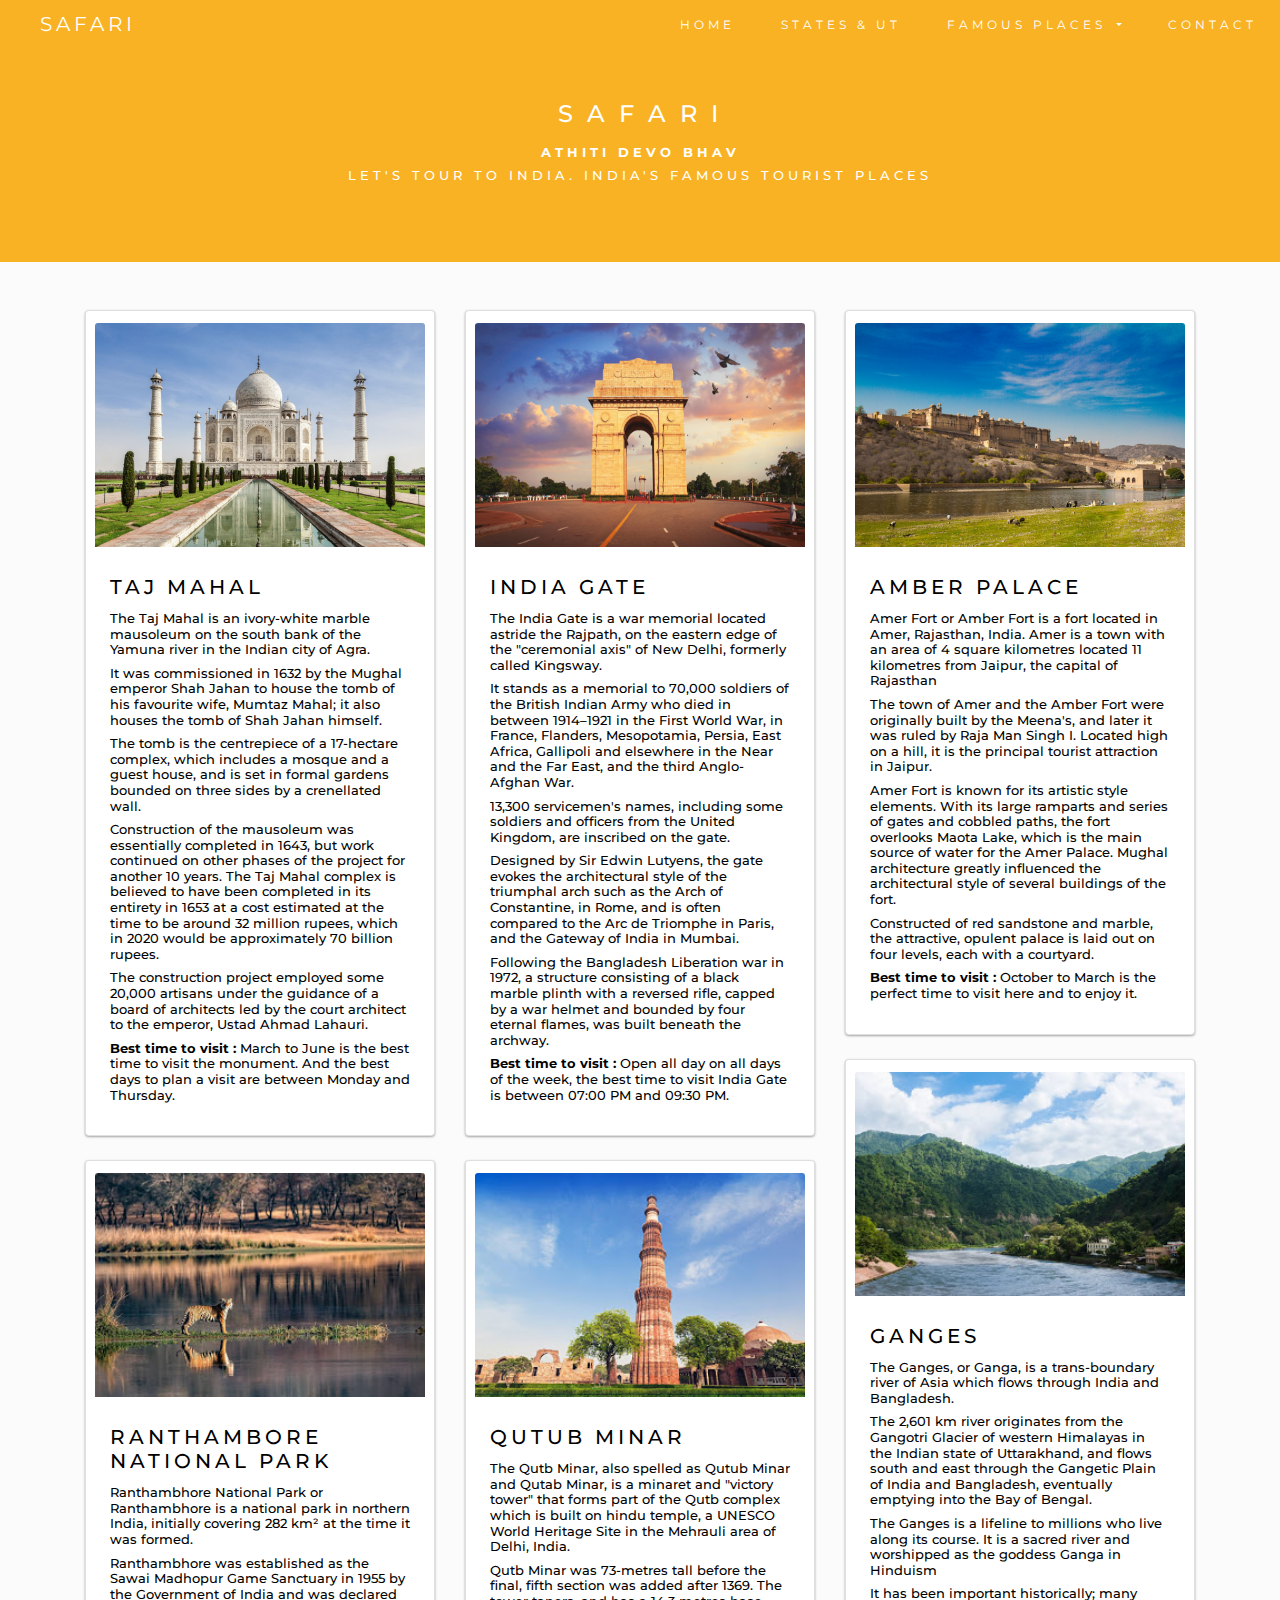
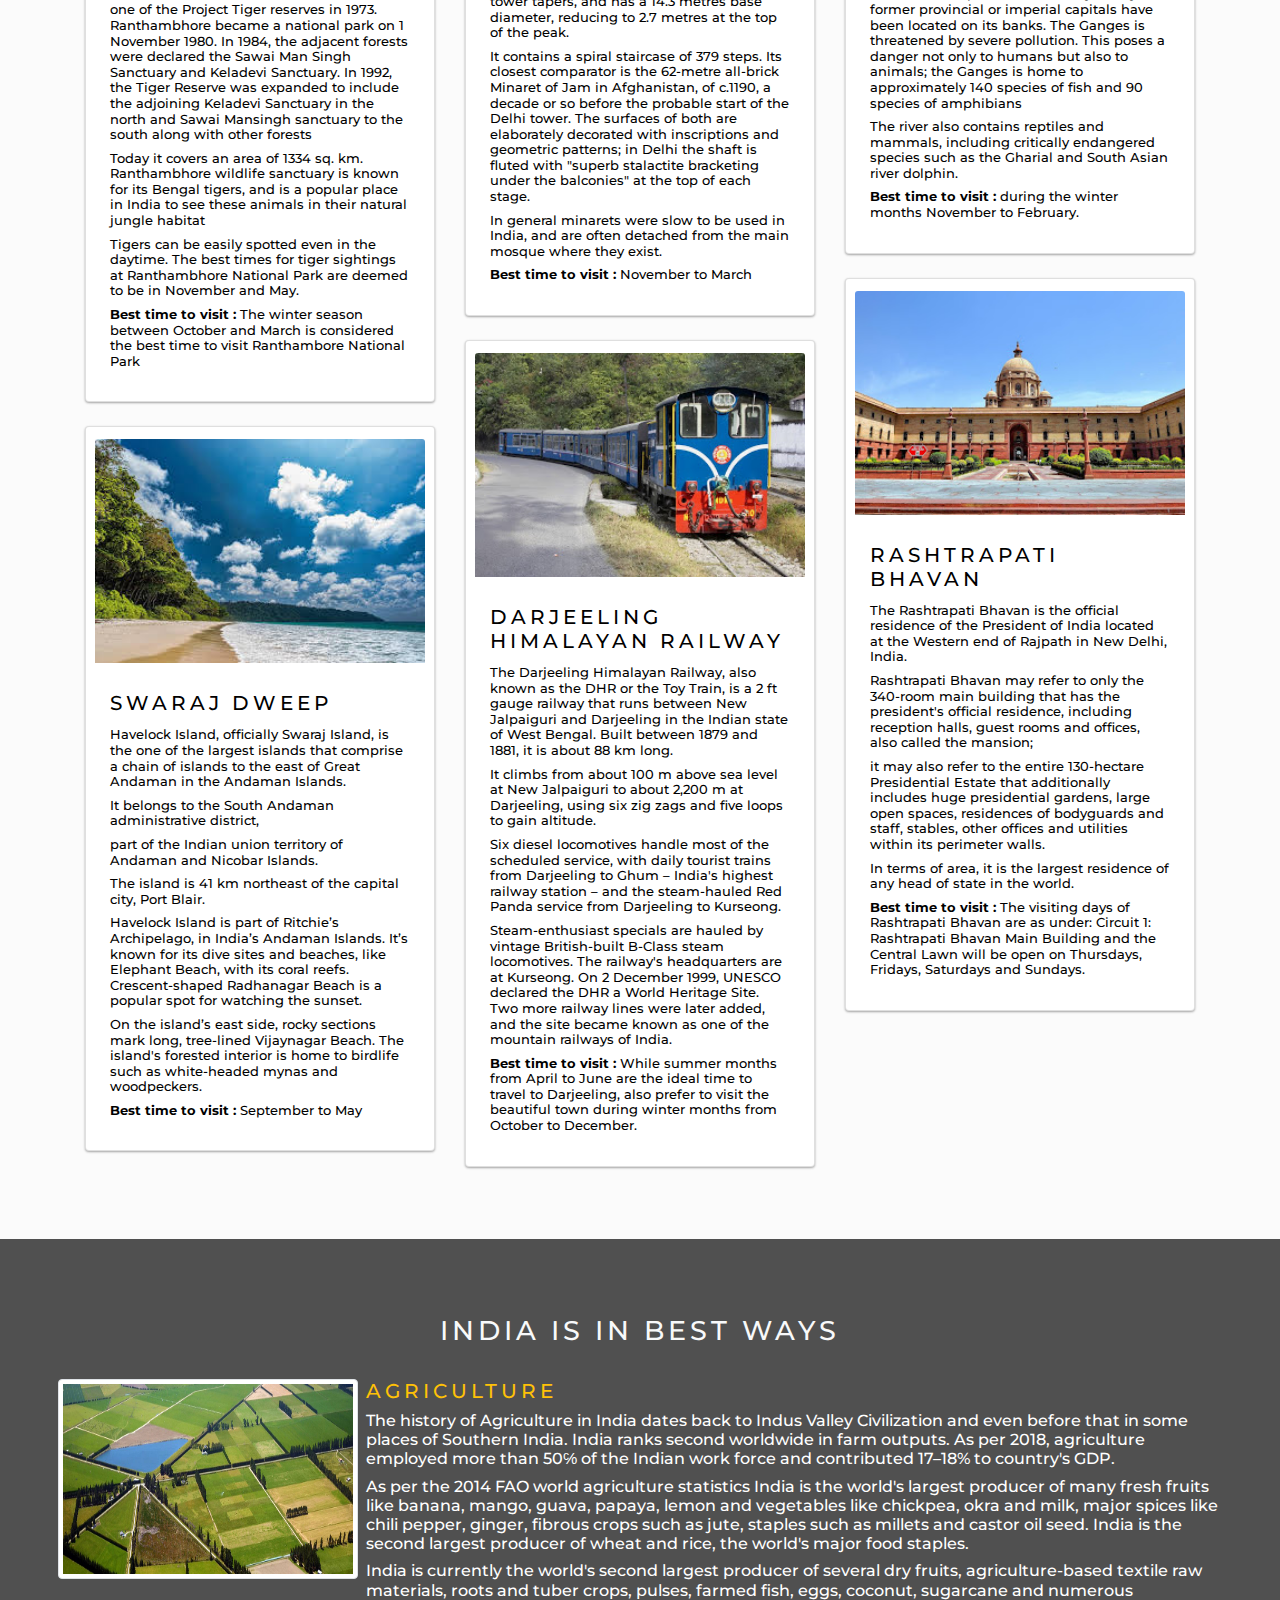
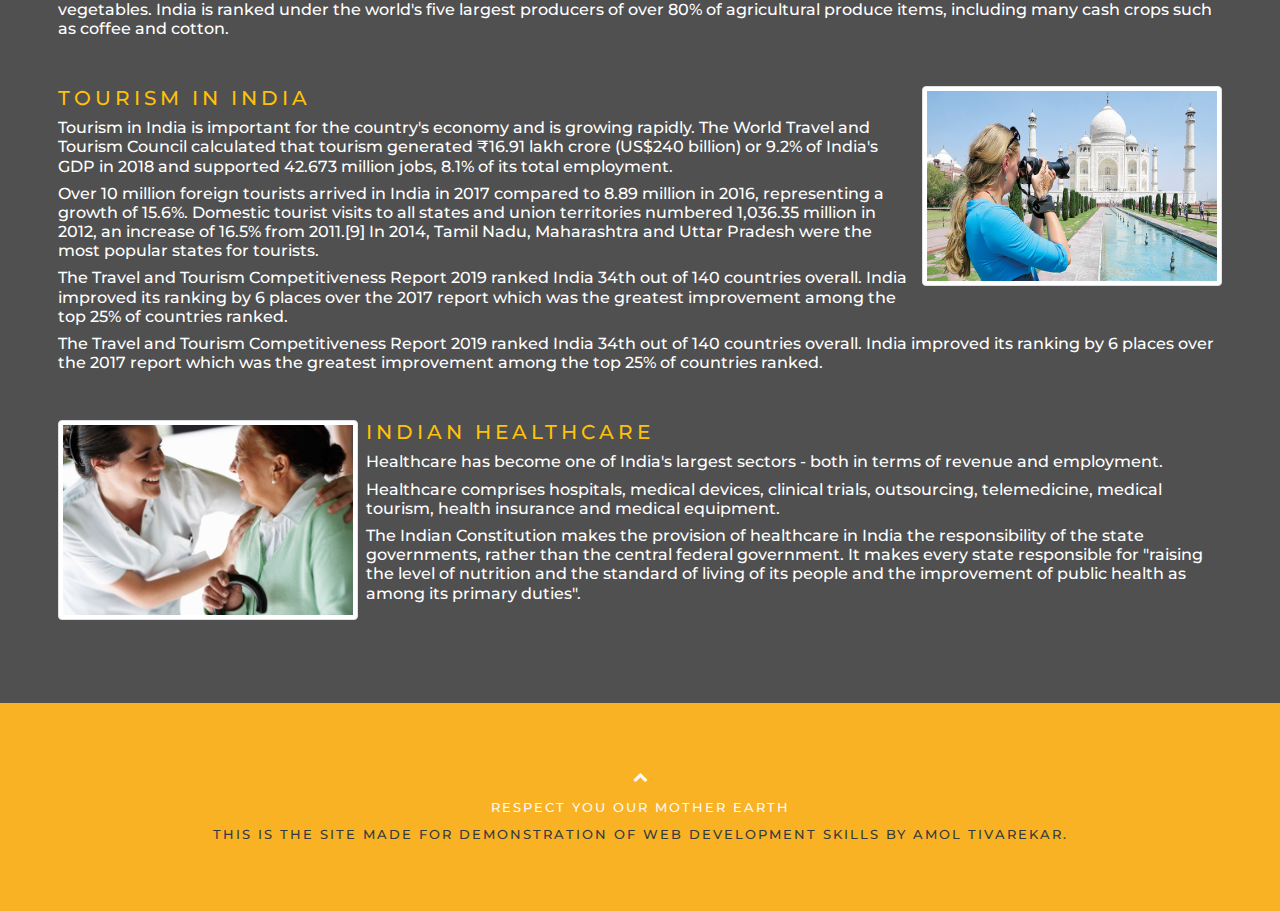
<file: index.html>
<!DOCTYPE html>
<html lang="en">
	<head>
		<title>SAFARI</title>
		<meta charset="utf-8">
		<meta name="viewport" content="width=device-width, initial-scale=1">
		<link rel="stylesheet" href="https://maxcdn.bootstrapcdn.com/bootstrap/4.0.0/css/bootstrap.min.css">
		<link href="https://fonts.googleapis.com/css?family=Montserrat" rel="stylesheet" type="text/css">
		<link href="https://fonts.googleapis.com/css?family=Lato" rel="stylesheet" type="text/css">
		<script src="https://ajax.googleapis.com/ajax/libs/jquery/3.4.1/jquery.min.js"></script>
		<script src="https://cdnjs.cloudflare.com/ajax/libs/popper.js/1.16.0/umd/popper.min.js"></script>
		<script src="https://maxcdn.bootstrapcdn.com/bootstrap/4.0.0/js/bootstrap.min.js"></script>
	  	<link rel="stylesheet" href="https://cdnjs.cloudflare.com/ajax/libs/font-awesome/4.7.0/css/font-awesome.min.css">
	  	<link rel="stylesheet" href="css/style.css">
	  	<script src="js/custom.js"></script>
	</head>
	<body id="myPage" data-spy="scroll" data-target=".navbar" data-offset="60">
		<nav class="navbar navbar-expand-lg">
			<a class="navbar-brand text-design" href="#">SAFARI</a>
			<button class="navbar-toggler" type="button" data-toggle="collapse" data-target="#navbarSupportedContent" aria-controls="navbarSupportedContent" aria-expanded="false" aria-label="Toggle navigation">
				<i class="navbar-toggler-icon fa fa-bars" aria-hidden="true"></i>
			</button>

			<div class="collapse navbar-collapse" id="navbarSupportedContent">
			    <ul class="navbar-nav ml-auto main-menu">
			      	<li class="nav-item">
			        	<a class="nav-link" href="index.html">HOME</a>
			      	</li>
			      	<li class="nav-item">
						<a class="nav-link" href="state.html">STATES & UT</a>
					</li>
			      	<li class="nav-item dropdown">
			        	<a class="nav-link dropdown-toggle" href="#" id="navbarDropdown" role="button" data-toggle="dropdown" aria-haspopup="true" aria-expanded="false">
			          		FAMOUS PLACES
			        	</a>
				        <div class="dropdown-menu" aria-labelledby="navbarDropdown">
				        	<ul class="nav navbar-nav">
				        		<li>
				          			<a class="dropdown-item" href="beaches.html">BEACHES</a>
				          		</li>
				          		<li>
				          			<a class="dropdown-item" href="religious.html">RELIGIOUS</a>
				          		</li>
				        	</ul>
				        </div>
			      	</li>
					<li class="nav-item">
						<a class="nav-link" href="contact.html">CONTACT</a>
					</li>
			    </ul>
			</div>
		</nav>
		<div class="page-body">
			<div class="jumbotronBanner text-center">
			  	<h4 class="text-design mb-3">S A F A R I</h4>
			  	<h6 class="text-design font-weight-bold text-center">ATHITI DEVO BHAV</h6>
			  	<h6 class="text-design text-center">LET'S TOUR TO INDIA. INDIA'S FAMOUS TOURIST PLACES</h6>
			</div>
			<div class="container">
				<div class="row pt-5 pb-5">
					<div class="col-md-4">
						<div class="card mb-4 p-1">
							<div class="card-img">
								<img class="card-img-top" src="images/safari/tajMahal.jpg" alt="Card image cap">
							</div>
						  	<div class="card-body">
						    	<h5 class="card-title">TAJ MAHAL</h5>
						    	<h6>The Taj Mahal is an ivory-white marble mausoleum on the south bank of the Yamuna river in the Indian city of Agra.</h6>
								<h6>It was commissioned in 1632 by the Mughal emperor Shah Jahan to house the tomb of his favourite wife, Mumtaz Mahal; it also houses the tomb of Shah Jahan himself.</h6>
								<h6>The tomb is the centrepiece of a 17-hectare complex, which includes a mosque and a guest house, and is set in formal gardens bounded on three sides by a crenellated wall.</h6> 
								<h6>Construction of the mausoleum was essentially completed in 1643, but work continued on other phases of the project for another 10 years. The Taj Mahal complex is believed to have been completed in its entirety in 1653 at a cost estimated at the time to be around 32 million rupees, which in 2020 would be approximately 70 billion rupees.</h6>
								<h6>The construction project employed some 20,000 artisans under the guidance of a board of architects led by the court architect to the emperor, Ustad Ahmad Lahauri.</h6>
								<h6><b>Best time to visit : </b>March to June is the best time to visit the monument. And the best days to plan a visit are between Monday and Thursday.</h6>
							</div>
						</div>
						<div class="card mb-4 p-1">
							<div class="card-img">
								<img class="card-img-top" src="images/safari/ranthambore.jpg" alt="Card image cap">
							</div>
						  	<div class="card-body">
						    	<h5 class="card-title">RANTHAMBORE NATIONAL PARK</h5>
						    	<h6>Ranthambhore National Park or Ranthambhore is a national park in northern India, initially covering 282 km² at the time it was formed.</h6>
								<h6>Ranthambhore was established as the Sawai Madhopur Game Sanctuary in 1955 by the Government of India and was declared one of the Project Tiger reserves in 1973. Ranthambhore became a national park on 1 November 1980. In 1984, the adjacent forests were declared the Sawai Man Singh Sanctuary and Keladevi Sanctuary. In 1992, the Tiger Reserve was expanded to include the adjoining Keladevi Sanctuary in the north and Sawai Mansingh sanctuary to the south along with other forests</h6>
								<h6>Today it covers an area of 1334 sq. km. Ranthambhore wildlife sanctuary is known for its Bengal tigers, and is a popular place in India to see these animals in their natural jungle habitat</h6> 
								<h6>Tigers can be easily spotted even in the daytime. The best times for tiger sightings at Ranthambhore National Park are deemed to be in November and May.</h6>
								<h6><b>Best time to visit : </b>The winter season between October and March is considered the best time to visit Ranthambore National Park</h6>
							</div>
						</div>
						<div class="card mb-4 p-1">
							<div class="card-img">
								<img class="card-img-top" src="images/safari/swarajDweep.jpg" alt="Card image cap">
							</div>
						  	<div class="card-body">
						    	<h5 class="card-title">SWARAJ DWEEP</h5>
						    	<h6>Havelock Island, officially Swaraj Island, is the one of the largest islands that comprise a chain of islands to the east of Great Andaman in the Andaman Islands.</h6>
								<h6>It belongs to the South Andaman administrative district,</h6>
								<h6>part of the Indian union territory of Andaman and Nicobar Islands.</h6> 
								<h6>The island is 41 km northeast of the capital city, Port Blair.</h6>
								<h6>Havelock Island is part of Ritchie’s Archipelago, in India’s Andaman Islands. It’s known for its dive sites and beaches, like Elephant Beach, with its coral reefs. Crescent-shaped Radhanagar Beach is a popular spot for watching the sunset.</h6>
								<h6>On the island’s east side, rocky sections mark long, tree-lined Vijaynagar Beach. The island's forested interior is home to birdlife such as white-headed mynas and woodpeckers.</h6>
								<h6><b>Best time to visit : </b>September to May</h6>
							</div>
						</div>
					</div>
					<div class="col-md-4">
						<div class="card mb-4 p-1">
							<div class="card-img">
								<img class="card-img-top" src="images/safari/indiaGate.jpg" alt="Card image cap">
							</div>
						  	<div class="card-body">
						    	<h5 class="card-title">INDIA GATE</h5>
						    	<h6>The India Gate is a war memorial located astride the Rajpath, on the eastern edge of the "ceremonial axis" of New Delhi, formerly called Kingsway.</h6>
								<h6>It stands as a memorial to 70,000 soldiers of the British Indian Army who died in between 1914–1921 in the First World War, in France, Flanders, Mesopotamia, Persia, East Africa, Gallipoli and elsewhere in the Near and the Far East, and the third Anglo-Afghan War.</h6>
								<h6>13,300 servicemen's names, including some soldiers and officers from the United Kingdom, are inscribed on the gate.</h6>
								<h6>Designed by Sir Edwin Lutyens, the gate evokes the architectural style of the triumphal arch such as the Arch of Constantine, in Rome, and is often compared to the Arc de Triomphe in Paris, and the Gateway of India in Mumbai.</h6>
								<h6>Following the Bangladesh Liberation war in 1972, a structure consisting of a black marble plinth with a reversed rifle, capped by a war helmet and bounded by four eternal flames, was built beneath the archway.</h6>
								<h6><b>Best time to visit : </b>Open all day on all days of the week,  the best time to visit India Gate is between 07:00 PM and 09:30 PM.</h6>
						  	</div>
						</div>
						<div class="card mb-4 p-1">
							<div class="card-img">
								<img class="card-img-top" src="images/safari/qutubMinar.jpg" alt="Card image cap">
							</div>
						  	<div class="card-body">
						    	<h5 class="card-title">QUTUB MINAR</h5>
						    	<h6>The Qutb Minar, also spelled as Qutub Minar and Qutab Minar, is a minaret and "victory tower" that forms part of the Qutb complex which is built on hindu temple, a UNESCO World Heritage Site in the Mehrauli area of Delhi, India.</h6>
								<h6>Qutb Minar was 73-metres tall before the final, fifth section was added after 1369. The tower tapers, and has a 14.3 metres base diameter, reducing to 2.7 metres at the top of the peak.</h6>
								<h6>It contains a spiral staircase of 379 steps. Its closest comparator is the 62-metre all-brick Minaret of Jam in Afghanistan, of c.1190, a decade or so before the probable start of the Delhi tower. The surfaces of both are elaborately decorated with inscriptions and geometric patterns; in Delhi the shaft is fluted with "superb stalactite bracketing under the balconies" at the top of each stage.</h6>
								<h6>In general minarets were slow to be used in India, and are often detached from the main mosque where they exist.</h6>
								<h6><b>Best time to visit : </b>November to March</h6>
						  	</div>
						</div>
						<div class="card mb-4 p-1">
							<div class="card-img">
								<img class="card-img-top" src="images/safari/darjeelingHimalayanRailway.jpg" alt="Card image cap">
							</div>
						  	<div class="card-body">
						    	<h5 class="card-title">DARJEELING HIMALAYAN RAILWAY</h5>
						    	<h6>The Darjeeling Himalayan Railway, also known as the DHR or the Toy Train, is a 2 ft gauge railway that runs between New Jalpaiguri and Darjeeling in the Indian state of West Bengal. Built between 1879 and 1881, it is about 88 km long.</h6>
								<h6>It climbs from about 100 m above sea level at New Jalpaiguri to about 2,200 m at Darjeeling, using six zig zags and five loops to gain altitude.</h6>
								<h6>Six diesel locomotives handle most of the scheduled service, with daily tourist trains from Darjeeling to Ghum – India's highest railway station – and the steam-hauled Red Panda service from Darjeeling to Kurseong.</h6>
								<h6>Steam-enthusiast specials are hauled by vintage British-built B-Class steam locomotives. The railway's headquarters are at Kurseong. On 2 December 1999, UNESCO declared the DHR a World Heritage Site. Two more railway lines were later added, and the site became known as one of the mountain railways of India.</h6>
								<h6><b>Best time to visit : </b>While summer months from April to June are the ideal time to travel to Darjeeling, also prefer to visit the beautiful town during winter months from October to December.</h6>
						  	</div>
						</div>
					</div>
					<div class="col-md-4">
						<div class="card mb-4 p-1">
							<div class="card-img">
								<img class="card-img-top" src="images/safari/amber.jpg" alt="Card image cap">
							</div>
						  	<div class="card-body">
						    	<h5 class="card-title">AMBER PALACE</h5>
						    	<h6>Amer Fort or Amber Fort is a fort located in Amer, Rajasthan, India. Amer is a town with an area of 4 square kilometres located 11 kilometres from Jaipur, the capital of Rajasthan</h6>
								<h6>The town of Amer and the Amber Fort were originally built by the Meena's, and later it was ruled by Raja Man Singh I. Located high on a hill, it is the principal tourist attraction in Jaipur.</h6>
								<h6>Amer Fort is known for its artistic style elements. With its large ramparts and series of gates and cobbled paths, the fort overlooks Maota Lake, which is the main source of water for the Amer Palace. Mughal architecture greatly influenced the architectural style of several buildings of the fort.</h6>
								<h6>Constructed of red sandstone and marble, the attractive, opulent palace is laid out on four levels, each with a courtyard.
								</h6>
								<h6><b>Best time to visit : </b>October to March is the perfect time to visit here and to enjoy it.</h6>
						  	</div>
						</div>
						<div class="card mb-4 p-1">
							<div class="card-img">
								<img class="card-img-top" src="images/safari/ganges.jpg" alt="Card image cap">
							</div>
						  	<div class="card-body">
						    	<h5 class="card-title">GANGES</h5>
						    	<h6>The Ganges, or Ganga, is a trans-boundary river of Asia which flows through India and Bangladesh.</h6>
								<h6>The 2,601 km river originates from the Gangotri Glacier of western Himalayas in the Indian state of Uttarakhand, and flows south and east through the Gangetic Plain of India and Bangladesh, eventually emptying into the Bay of Bengal.</h6>
								<h6>The Ganges is a lifeline to millions who live along its course. It is a sacred river and worshipped as the goddess Ganga in Hinduism</h6>
								<h6>It has been important historically; many former provincial or imperial capitals have been located on its banks. The Ganges is threatened by severe pollution. This poses a danger not only to humans but also to animals; the Ganges is home to approximately 140 species of fish and 90 species of amphibians</h6>
								<h6>The river also contains reptiles and mammals, including critically endangered species such as the Gharial and South Asian river dolphin.</h6>
								<h6><b>Best time to visit : </b>during the winter months November to February.</h6>
						  	</div>
						</div>
						<div class="card mb-4 p-1">
							<div class="card-img">
								<img class="card-img-top" src="images/safari/rashtrapatiBhavan.jpg" alt="Card image cap">
							</div>
						  	<div class="card-body">
						    	<h5 class="card-title">RASHTRAPATI BHAVAN</h5>
						    	<h6>The Rashtrapati Bhavan is the official residence of the President of India located at the Western end of Rajpath in New Delhi, India.</h6>
								<h6>Rashtrapati Bhavan may refer to only the 340-room main building that has the president's official residence, including reception halls, guest rooms and offices, also called the mansion;</h6>
								<h6>it may also refer to the entire 130-hectare Presidential Estate that additionally includes huge presidential gardens, large open spaces, residences of bodyguards and staff, stables, other offices and utilities within its perimeter walls. </h6>
								<h6>In terms of area, it is the largest residence of any head of state in the world.</h6>
								<h6><b>Best time to visit : </b>The visiting days of Rashtrapati Bhavan are as under: Circuit 1: Rashtrapati Bhavan Main Building and the Central Lawn will be open on Thursdays, Fridays, Saturdays and Sundays.</h6>
						  	</div>
						</div>
					</div>
				</div>
			</div>
			<div class="container-fluid aboutIN">
				<h4 class="text-center text-light text-design mt-3 mb-3">INDIA IS IN BEST WAYS</h4>
				<div class="mt-4 mb-4">
					<div class="float-left p-2">
						<img class="aboutImg img-thumbnail" src="images/safari/farmView.jpg" alt="image"> 
					</div>
					<div class="p-2">
						<h5 class="text-design text-warning">AGRICULTURE</h5>
				    	<h6>The history of Agriculture in India dates back to Indus Valley Civilization and even before that in some places of Southern India.  India ranks second worldwide in farm outputs. As per 2018, agriculture employed more than 50℅ of the Indian work force and contributed 17–18% to country's GDP.</h6>
						<h6>As per the 2014 FAO world agriculture statistics India is the world's largest producer of many fresh fruits like banana, mango, guava, papaya, lemon and vegetables like chickpea, okra and milk, major spices like chili pepper, ginger, fibrous crops such as jute, staples such as millets and castor oil seed. India is the second largest producer of wheat and rice, the world's major food staples.</h6>
						<h6>India is currently the world's second largest producer of several dry fruits, agriculture-based textile raw materials, roots and tuber crops, pulses, farmed fish, eggs, coconut, sugarcane and numerous vegetables. India is ranked under the world's five largest producers of over 80% of agricultural produce items, including many cash crops such as coffee and cotton.</h6>
					</div>
				</div>
				<div class="mt-4 mb-4">
					<div class="float-right p-2">
						<img class="aboutImg img-thumbnail" src="images/safari/TouristTajMahal.jpg" alt="image"> 
					</div>
					<div class="p-2">
						<h5 class="text-design text-warning">TOURISM IN INDIA</h5>
				    	<h6>Tourism in India is important for the country's economy and is growing rapidly. The World Travel and Tourism Council calculated that tourism generated ₹16.91 lakh crore (US$240 billion) or 9.2% of India's GDP in 2018 and supported 42.673 million jobs, 8.1% of its total employment.</h6>
						<h6>Over 10 million foreign tourists arrived in India in 2017 compared to 8.89 million in 2016, representing a growth of 15.6%. Domestic tourist visits to all states and union territories numbered 1,036.35 million in 2012, an increase of 16.5% from 2011.[9] In 2014, Tamil Nadu, Maharashtra and Uttar Pradesh were the most popular states for tourists.</h6>
						<h6>The Travel and Tourism Competitiveness Report 2019 ranked India 34th out of 140 countries overall. India improved its ranking by 6 places over the 2017 report which was the greatest improvement among the top 25% of countries ranked.</h6>
						<h6>The Travel and Tourism Competitiveness Report 2019 ranked India 34th out of 140 countries overall. India improved its ranking by 6 places over the 2017 report which was the greatest improvement among the top 25% of countries ranked.</h6>
					</div>
				</div>
				<div class="mt-4 mb-4">
					<div class="float-left p-2">
						<img class="aboutImg img-thumbnail" src="images/safari/healthcare.jpg" alt="image"> 
					</div>
					<div class="p-2">
						<h5 class="text-design text-warning">INDIAN HEALTHCARE</h5>
				    	<h6>Healthcare has become one of India's largest sectors - both in terms of revenue and employment.</h6>
						<h6>Healthcare comprises hospitals, medical devices, clinical trials, outsourcing, telemedicine, medical tourism, health insurance and medical equipment.</h6>
						<h6>The Indian Constitution makes the provision of healthcare in India the responsibility of the state governments, rather than the central federal government. It makes every state responsible for "raising the level of nutrition and the standard of living of its people and the improvement of public health as among its primary duties".</h6>
					</div>
				</div>
			</div>
		</div>
		<footer class="container-fluid text-center">
		  	<a href="#" title="To Top">
		    	<i class="fa fa-chevron-up text-light mb-3"></i>
		  	</a>
		  	<h6 class="text-design-footer text-light" >RESPECT YOU OUR MOTHER EARTH</h6>
		  	<h6 class="text-design-footer text-dark pt-1" >THIS IS THE SITE MADE FOR DEMONSTRATION OF WEB DEVELOPMENT SKILLS BY AMOL TIVAREKAR.</h6>
		</footer>
	</body>
</html>
</file>
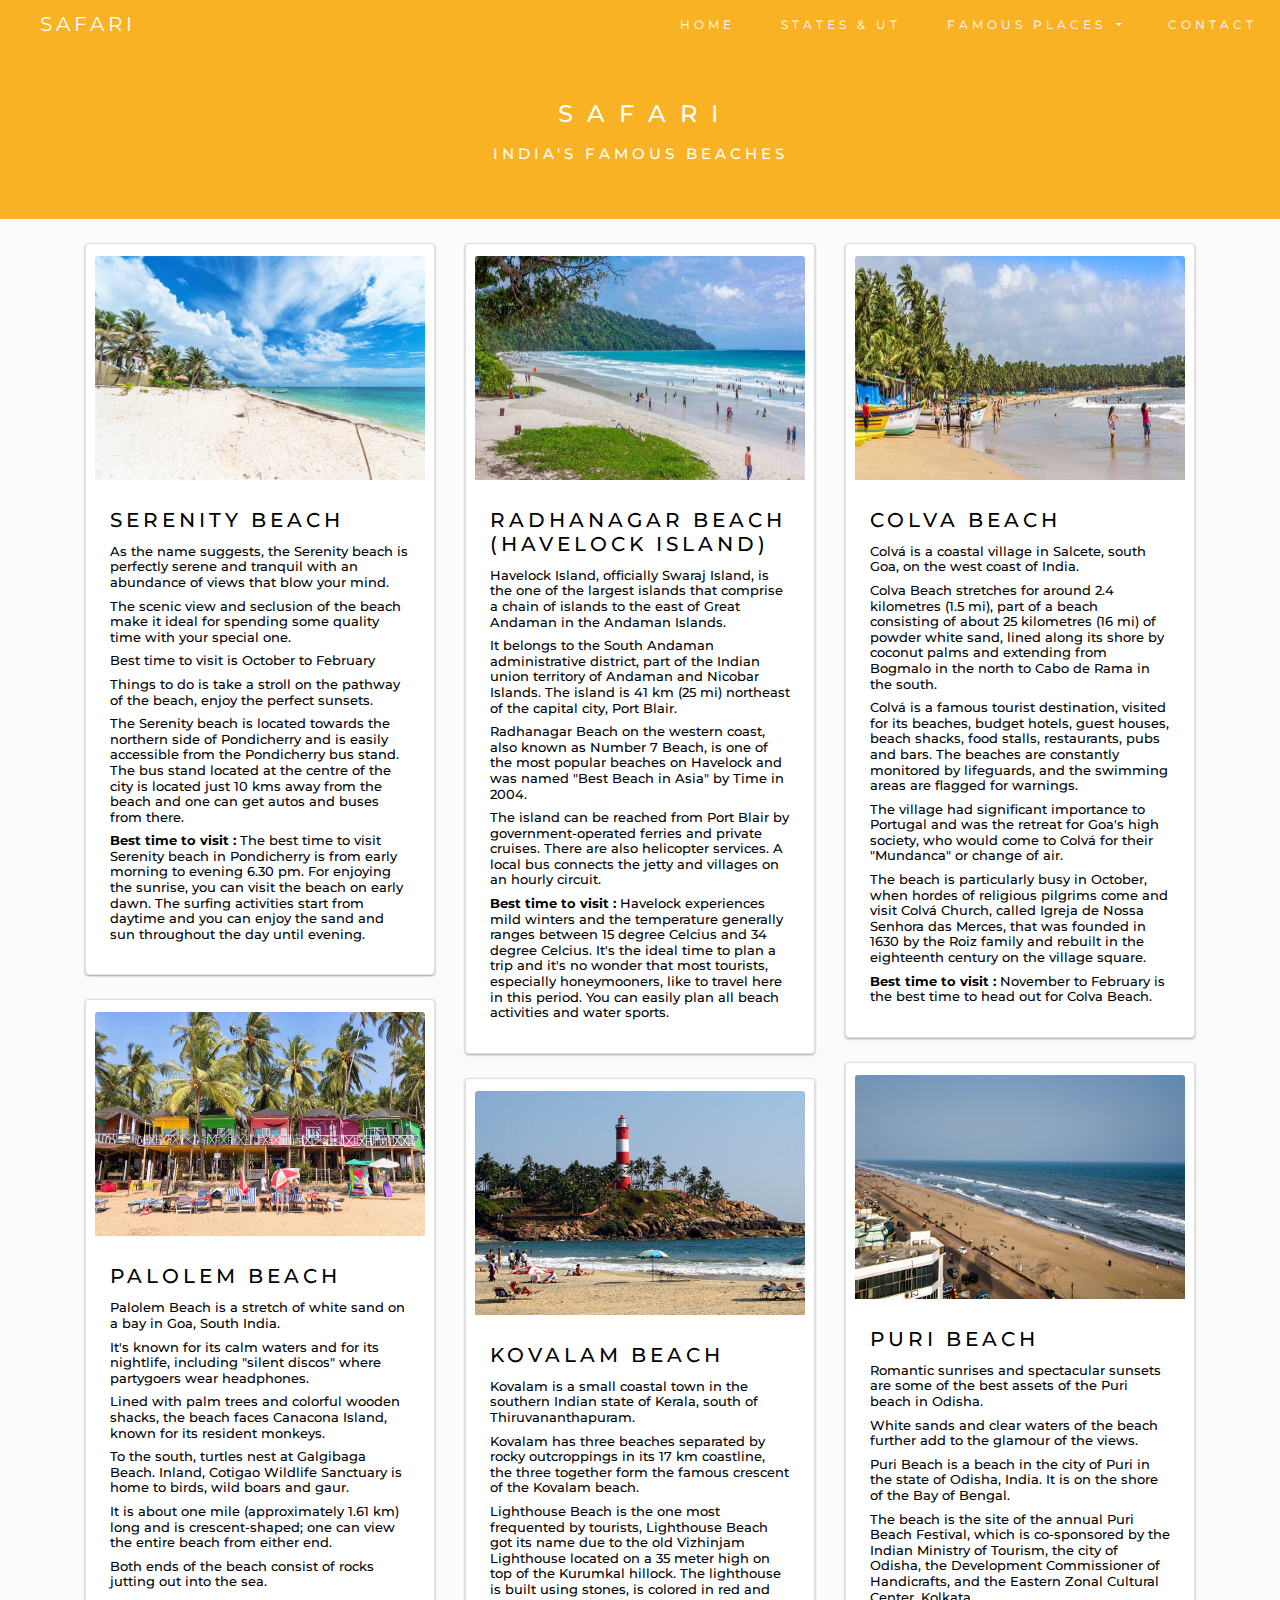
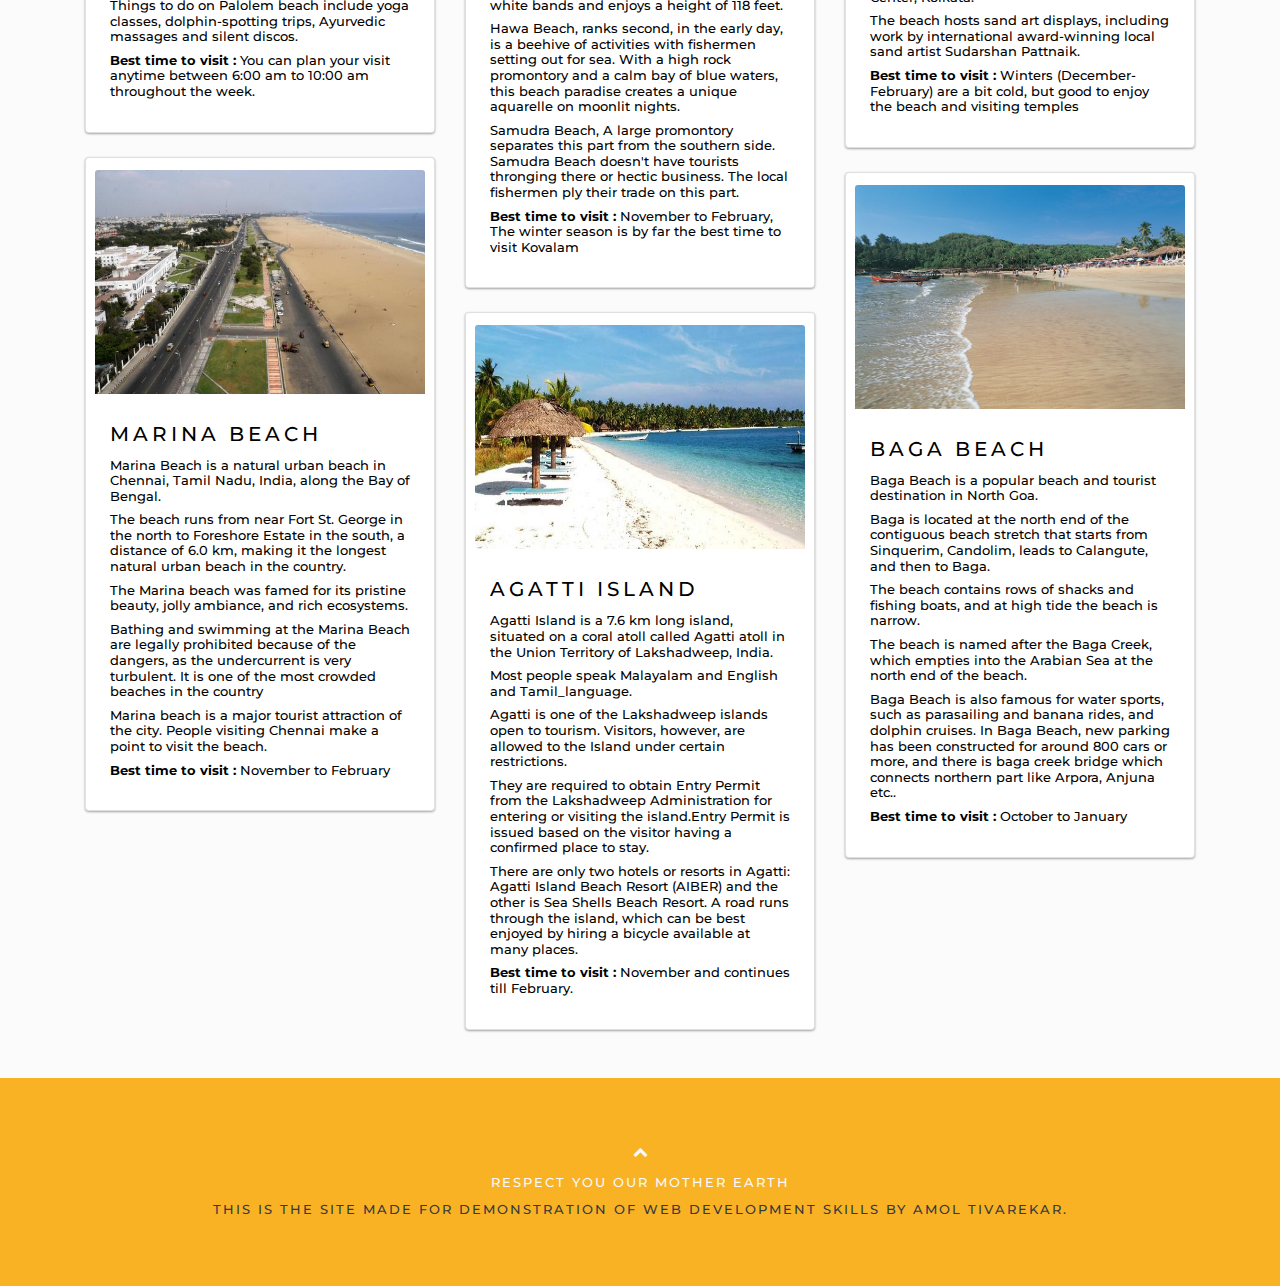
<file: beaches.html>
<!DOCTYPE html>
<html lang="en">
	<head>
		<title>SAFARI</title>
		<meta charset="utf-8">
		<meta name="viewport" content="width=device-width, initial-scale=1">
		<link rel="stylesheet" href="https://maxcdn.bootstrapcdn.com/bootstrap/4.0.0/css/bootstrap.min.css">
		<link href="https://fonts.googleapis.com/css?family=Montserrat" rel="stylesheet" type="text/css">
		<link href="https://fonts.googleapis.com/css?family=Lato" rel="stylesheet" type="text/css">
		<script src="https://ajax.googleapis.com/ajax/libs/jquery/3.4.1/jquery.min.js"></script>
		<script src="https://cdnjs.cloudflare.com/ajax/libs/popper.js/1.16.0/umd/popper.min.js"></script>
		<script src="https://maxcdn.bootstrapcdn.com/bootstrap/4.0.0/js/bootstrap.min.js"></script>
	  	<link rel="stylesheet" href="https://cdnjs.cloudflare.com/ajax/libs/font-awesome/4.7.0/css/font-awesome.min.css">
	  	<link rel="stylesheet" href="css/style.css">
	  	<script src="js/custom.js"></script>
	</head>
	<body id="myPage" data-spy="scroll" data-target=".navbar" data-offset="60">
		<nav class="navbar navbar-expand-lg">
			<a class="navbar-brand text-design" href="#">SAFARI</a>
			<button class="navbar-toggler" type="button" data-toggle="collapse" data-target="#navbarSupportedContent" aria-controls="navbarSupportedContent" aria-expanded="false" aria-label="Toggle navigation">
				<i class="navbar-toggler-icon fa fa-bars" aria-hidden="true"></i>
			</button>

			<div class="collapse navbar-collapse" id="navbarSupportedContent">
			    <ul class="navbar-nav ml-auto main-menu">
			      	<li class="nav-item">
			        	<a class="nav-link" href="index.html">HOME</a>
			      	</li>
			      	<li class="nav-item">
						<a class="nav-link" href="state.html">STATES & UT</a>
					</li>
			      	<li class="nav-item dropdown">
			        	<a class="nav-link dropdown-toggle" href="#" id="navbarDropdown" role="button" data-toggle="dropdown" aria-haspopup="true" aria-expanded="false">
			          		FAMOUS PLACES
			        	</a>
				        <div class="dropdown-menu" aria-labelledby="navbarDropdown">
				        	<ul class="nav navbar-nav">
				        		<li>
				          			<a class="dropdown-item" href="beaches.html">BEACHES</a>
				          		</li>
				          		<li>
				          			<a class="dropdown-item" href="religious.html">RELIGIOUS</a>
				          		</li>
				        	</ul>
				        </div>
			      	</li>
					<li class="nav-item">
						<a class="nav-link" href="contact.html">CONTACT</a>
					</li>
			    </ul>
			</div>
		</nav>
		<div class="page-body">
			<div class="jumbotronBanner pb-5 text-center">
				<h4 class="text-design mb-3">S A F A R I</h4>
			  	<h5 class="text-design text-center">INDIA'S FAMOUS BEACHES</h5>
			</div>
			<div class="container">
				<div class="row pt-4 pb-4">
					<div class="col-md-4">
						<div class="card mb-4 p-1">
							<div class="card-img">
								<img class="card-img-top" src="images/beaches/serenityBeach.jpg" alt="Card image cap">
							</div>
						  	<div class="card-body">
						    	<h5 class="card-title">SERENITY BEACH</h5>
						    	<h6>As the name suggests, the Serenity beach is perfectly serene and tranquil with an abundance of views that blow your mind.</h6>
								<h6>The scenic view and seclusion of the beach make it ideal for spending some quality time with your special one.</h6>
								<h6>Best time to visit is October to February</h6>
								<h6>Things to do is take a stroll on the pathway of the beach, enjoy the perfect sunsets.</h6>
								<h6>The Serenity beach is located towards the northern side of Pondicherry and is easily accessible from the Pondicherry bus stand. The bus stand located at the centre of the city is located just 10 kms away from the beach and one can get autos and buses from there.</h6>
								<h6><b>Best time to visit : </b>The best time to visit Serenity beach in Pondicherry is from early morning to evening 6.30 pm. For enjoying the sunrise, you can visit the beach on early dawn. The surfing activities start from daytime and you can enjoy the sand and sun throughout the day until evening.</h6>
						  	</div>
						</div>
						<div class="card mb-4 p-1">
							<div class="card-img">
								<img class="card-img-top" src="images/beaches/palolemBeach.jpg" alt="Card image cap">
							</div>
						  	<div class="card-body">
						    	<h5 class="card-title">PALOLEM BEACH</h5>
						    	<h6>Palolem Beach is a stretch of white sand on a bay in Goa, South India.</h6>
								<h6> It's known for its calm waters and for its nightlife, including "silent discos" where partygoers wear headphones.</h6>
								<h6> Lined with palm trees and colorful wooden shacks, the beach faces Canacona Island, known for its resident monkeys.</h6>
								<h6>To the south, turtles nest at Galgibaga Beach. Inland, Cotigao Wildlife Sanctuary is home to birds, wild boars and gaur.</h6>
								<h6>It is about one mile (approximately 1.61 km) long and is crescent-shaped; one can view the entire beach from either end.</h6>
								<h6>Both ends of the beach consist of rocks jutting out into the sea.</h6>
								<h6>Things to do on Palolem beach include yoga classes, dolphin-spotting trips, Ayurvedic massages and silent discos.</h6>
								<h6><b>Best time to visit : </b>You can plan your visit anytime between 6:00 am to 10:00 am throughout the week.</h6>
						  	</div>
						</div>
						<div class="card mb-4 p-1">
							<div class="card-img">
								<img class="card-img-top" src="images/beaches/marinaBeach.jpg" alt="Card image cap">
							</div>
						  	<div class="card-body">
						    	<h5 class="card-title">MARINA BEACH</h5>
						    	<h6>Marina Beach is a natural urban beach in Chennai, Tamil Nadu, India, along the Bay of Bengal.</h6>
								<h6>The beach runs from near Fort St. George in the north to Foreshore Estate in the south, a distance of 6.0 km, making it the longest natural urban beach in the country.</h6>
								<h6>The Marina beach was famed for its pristine beauty, jolly ambiance, and rich ecosystems.</h6>
								<h6>Bathing and swimming at the Marina Beach are legally prohibited because of the dangers, as the undercurrent is very turbulent. It is one of the most crowded beaches in the country</h6>
								<h6>Marina beach is a major tourist attraction of the city. People visiting Chennai make a point to visit the beach.</h6>
								<h6><b>Best time to visit : </b>November to February</h6>
						  	</div>
						</div>
					</div>
					<div class="col-md-4">
						<div class="card mb-4 p-1">
							<div class="card-img">
								<img class="card-img-top" src="images/beaches/radhanagarBeach.jpg" alt="Card image cap">
							</div>
						  	<div class="card-body">
						    	<h5 class="card-title">RADHANAGAR BEACH (HAVELOCK ISLAND)</h5>
						    	<h6>Havelock Island, officially Swaraj Island, is the one of the largest islands that comprise a chain of islands to the east of Great Andaman in the Andaman Islands.</h6>
								<h6>It belongs to the South Andaman administrative district, part of the Indian union territory of Andaman and Nicobar Islands. The island is 41 km (25 mi) northeast of the capital city, Port Blair.</h6>
								<h6>Radhanagar Beach on the western coast, also known as Number 7 Beach, is one of the most popular beaches on Havelock and was named "Best Beach in Asia" by Time in 2004.</h6>
								<h6>The island can be reached from Port Blair by government-operated ferries and private cruises. There are also helicopter services. A local bus connects the jetty and villages on an hourly circuit.</h6>
								<h6><b>Best time to visit : </b>Havelock experiences mild winters and the temperature generally ranges between 15 degree Celcius and 34 degree Celcius. It's the ideal time to plan a trip and it's no wonder that most tourists, especially honeymooners, like to travel here in this period. You can easily plan all beach activities and water sports.</h6>
						  	</div>
						</div>
						<div class="card mb-4 p-1">
							<div class="card-img">
								<img class="card-img-top" src="images/beaches/kovalamBeach.jpg" alt="Card image cap">
							</div>
						  	<div class="card-body">
						    	<h5 class="card-title">KOVALAM BEACH</h5>
						    	<h6>Kovalam is a small coastal town in the southern Indian state of Kerala, south of Thiruvananthapuram.</h6>
						    	<h6>Kovalam has three beaches separated by rocky outcroppings in its 17 km coastline, the three together form the famous crescent of the Kovalam beach.</h6>
								<h6>Lighthouse Beach is the one most frequented by tourists, Lighthouse Beach got its name due to the old Vizhinjam Lighthouse located on a 35 meter high on top of the Kurumkal hillock. The lighthouse is built using stones, is colored in red and white bands and enjoys a height of 118 feet.</h6>
								<h6>Hawa Beach, ranks second, in the early day, is a beehive of activities with fishermen setting out for sea. With a high rock promontory and a calm bay of blue waters, this beach paradise creates a unique aquarelle on moonlit nights.</h6>
								<h6>Samudra Beach, A large promontory separates this part from the southern side. Samudra Beach doesn't have tourists thronging there or hectic business. The local fishermen ply their trade on this part.</h6>
								<h6><b>Best time to visit : </b>November to February, The winter season is by far the best time to visit Kovalam</h6>
						  	</div>
						</div>
						<div class="card mb-4 p-1">
							<div class="card-img">
								<img class="card-img-top" src="images/beaches/agattiIsland.jpg" alt="Card image cap">
							</div>
						  	<div class="card-body">
						    	<h5 class="card-title">AGATTI ISLAND</h5>
						    	<h6>Agatti Island is a 7.6 km long island, situated on a coral atoll called Agatti atoll in the Union Territory of Lakshadweep, India.</h6>
								<h6>Most people speak Malayalam and English and Tamil_language.</h6>
								<h6>Agatti is one of the Lakshadweep islands open to tourism. Visitors, however, are allowed to the Island under certain restrictions.</h6>
								<h6>They are required to obtain Entry Permit from the Lakshadweep Administration for entering or visiting the island.Entry Permit is issued based on the visitor having a confirmed place to stay. </h6>
								<h6>There are only two hotels or resorts in Agatti: Agatti Island Beach Resort (AIBER) and the other is Sea Shells Beach Resort. A road runs through the island, which can be best enjoyed by hiring a bicycle available at many places.</h6>
								<h6><b>Best time to visit : </b>November and continues till February.</h6>
						  	</div>
						</div>
					</div>
					<div class="col-md-4">
						<div class="card mb-4 p-1">
							<div class="card-img">
								<img class="card-img-top" src="images/beaches/colvaBeach.jpg" alt="Card image cap">
							</div>
						  	<div class="card-body">
						    	<h5 class="card-title">COLVA BEACH</h5>
						    	<h6>Colvá is a coastal village in Salcete, south Goa, on the west coast of India.</h6>
								<h6> Colva Beach stretches for around 2.4 kilometres (1.5 mi), part of a beach consisting of about 25 kilometres (16 mi) of powder white sand, lined along its shore by coconut palms and extending from Bogmalo in the north to Cabo de Rama in the south.</h6>
								<h6>Colvá is a famous tourist destination, visited for its beaches, budget hotels, guest houses, beach shacks, food stalls, restaurants, pubs and bars. The beaches are constantly monitored by lifeguards, and the swimming areas are flagged for warnings.</h6>
								<h6>The village had significant importance to Portugal and was the retreat for Goa's high society, who would come to Colvá for their "Mundanca" or change of air.</h6>
								<h6>The beach is particularly busy in October, when hordes of religious pilgrims come and visit Colvá Church, called Igreja de Nossa Senhora das Merces, that was founded in 1630 by the Roiz family and rebuilt in the eighteenth century on the village square.</h6>
								<h6><b>Best time to visit : </b>November to February is the best time to head out for Colva Beach.</h6>
						  	</div>
						</div>
						<div class="card mb-4 p-1">
							<div class="card-img">
								<img class="card-img-top" src="images/beaches/puriBeach.jpg" alt="Card image cap">
							</div>
						  	<div class="card-body">
						    	<h5 class="card-title">PURI BEACH</h5>
						    	<h6>Romantic sunrises and spectacular sunsets are some of the best assets of the Puri beach in Odisha. </h6>
								<h6>White sands and clear waters of the beach further add to the glamour of the views.</h6>
								<h6>Puri Beach is a beach in the city of Puri in the state of Odisha, India. It is on the shore of the Bay of Bengal.</h6>
								<h6> The beach is the site of the annual Puri Beach Festival, which is co-sponsored by the Indian Ministry of Tourism, the city of Odisha, the Development Commissioner of Handicrafts, and the Eastern Zonal Cultural Center, Kolkata.</h6>
								<h6>The beach hosts sand art displays, including work by international award-winning local sand artist Sudarshan Pattnaik.</h6>
								<h6><b>Best time to visit : </b>Winters (December-February) are a bit cold, but good to enjoy the beach and visiting temples</h6>
						  	</div>
						</div>
						<div class="card mb-4 p-1">
							<div class="card-img">
								<img class="card-img-top" src="images/beaches/bagaBeach.jpg" alt="Card image cap">
							</div>
						  	<div class="card-body">
						    	<h5 class="card-title">BAGA BEACH</h5>
						    	<h6>Baga Beach is a popular beach and tourist destination in North Goa.</h6>
								<h6>Baga is located at the north end of the contiguous beach stretch that starts from Sinquerim, Candolim, leads to Calangute, and then to Baga.</h6>
								<h6>The beach contains rows of shacks and fishing boats, and at high tide the beach is narrow.</h6>
								<h6>The beach is named after the Baga Creek, which empties into the Arabian Sea at the north end of the beach.</h6>
								<h6>Baga Beach is also famous for water sports, such as parasailing and banana rides, and dolphin cruises. In Baga Beach, new parking has been constructed for around 800 cars or more, and there is baga creek bridge which connects northern part like Arpora, Anjuna etc..</h6>
								<h6><b>Best time to visit : </b>October to January</h6>
						  	</div>
						</div>
					</div>
				</div>
			</div>
		</div>
		<footer class="container-fluid text-center">
		  	<a href="#" title="To Top">
		    	<i class="fa fa-chevron-up text-light mb-3"></i>
		  	</a>
		  	<h6 class="text-design-footer text-light" >RESPECT YOU OUR MOTHER EARTH</h6>
		  	<h6 class="text-design-footer text-dark pt-1" >THIS IS THE SITE MADE FOR DEMONSTRATION OF WEB DEVELOPMENT SKILLS BY AMOL TIVAREKAR.</h6>
		</footer>
	</body>
</html>
</file>
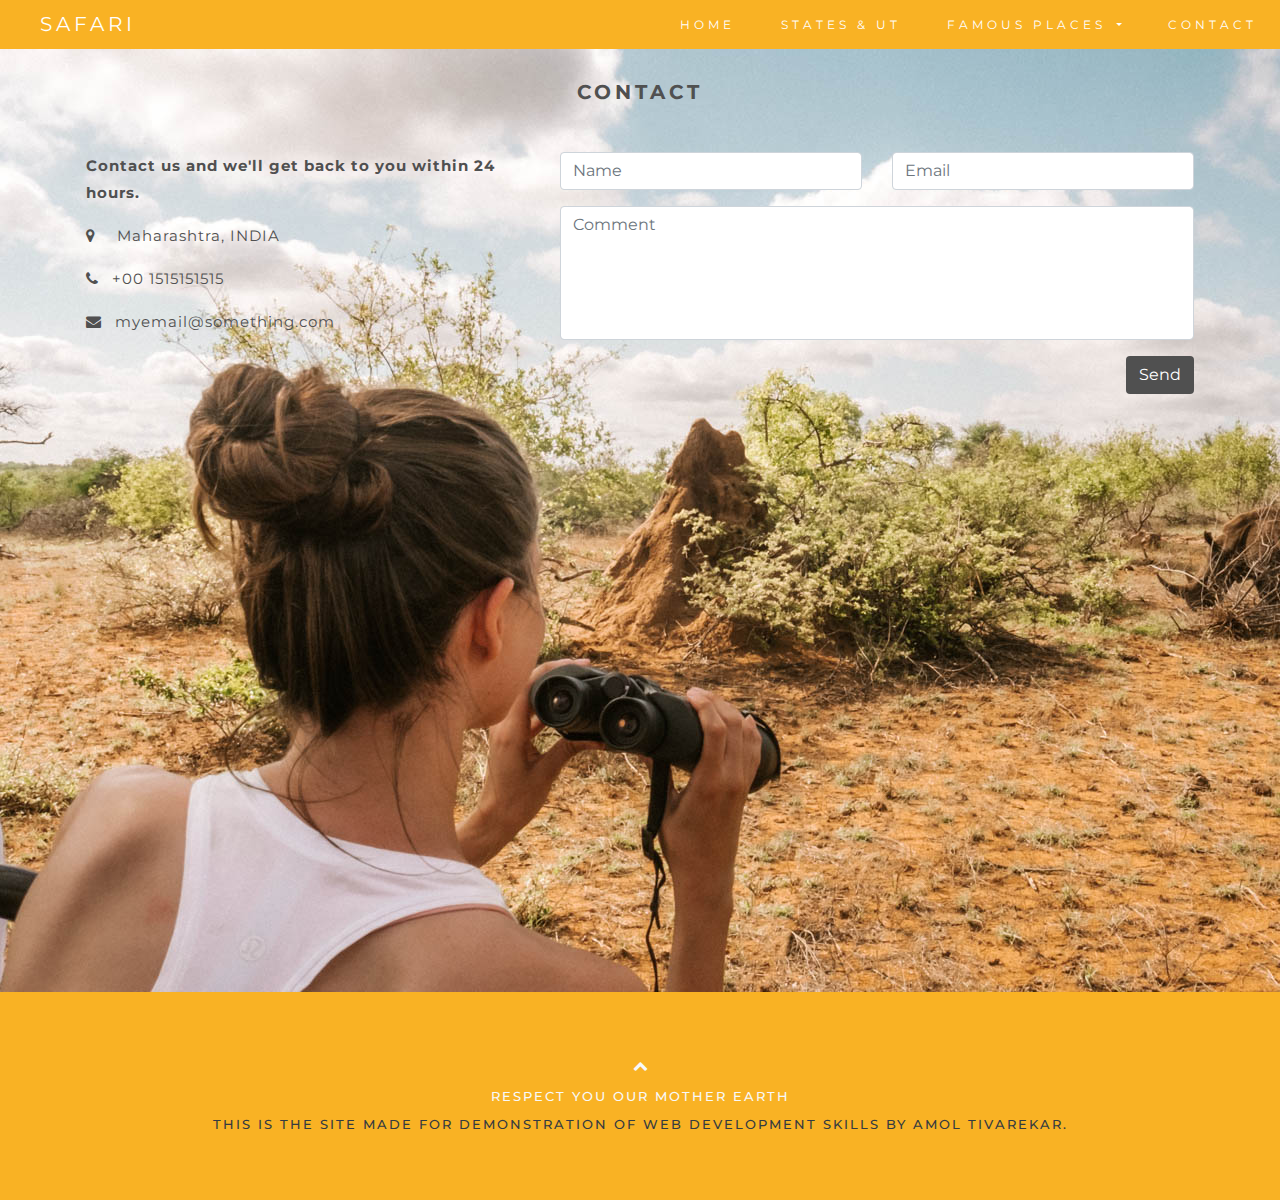
<file: contact.html>
<!DOCTYPE html>
<html lang="en">
	<head>
		<title>SAFARI</title>
		<meta charset="utf-8">
		<meta name="viewport" content="width=device-width, initial-scale=1">
		<link rel="stylesheet" href="https://maxcdn.bootstrapcdn.com/bootstrap/4.0.0/css/bootstrap.min.css">
		<link href="https://fonts.googleapis.com/css?family=Montserrat" rel="stylesheet" type="text/css">
		<link href="https://fonts.googleapis.com/css?family=Lato" rel="stylesheet" type="text/css">
		<script src="https://ajax.googleapis.com/ajax/libs/jquery/3.4.1/jquery.min.js"></script>
		<script src="https://cdnjs.cloudflare.com/ajax/libs/popper.js/1.16.0/umd/popper.min.js"></script>
		<script src="https://maxcdn.bootstrapcdn.com/bootstrap/4.0.0/js/bootstrap.min.js"></script>
	  	<link rel="stylesheet" href="https://cdnjs.cloudflare.com/ajax/libs/font-awesome/4.7.0/css/font-awesome.min.css">
	  	<link rel="stylesheet" href="css/style.css">
	  	<script src="js/custom.js"></script>
	</head>
	<body id="myPage" data-spy="scroll" data-target=".navbar" data-offset="60">
		<nav class="navbar navbar-expand-lg">
			<a class="navbar-brand" href="index.html">SAFARI</a>
			<button class="navbar-toggler" type="button" data-toggle="collapse" data-target="#navbarSupportedContent" aria-controls="navbarSupportedContent" aria-expanded="false" aria-label="Toggle navigation">
				<i class="navbar-toggler-icon fa fa-bars" aria-hidden="true"></i>
			</button>

			<div class="collapse navbar-collapse" id="navbarSupportedContent">
			    <ul class="navbar-nav ml-auto main-menu">
			      	<li class="nav-item">
			        	<a class="nav-link" href="index.html">HOME</a>
			      	</li>
			      	<li class="nav-item">
						<a class="nav-link" href="state.html">STATES & UT</a>
					</li>
			      	<li class="nav-item dropdown">
			        	<a class="nav-link dropdown-toggle" href="#" id="navbarDropdown" role="button" data-toggle="dropdown" aria-haspopup="true" aria-expanded="false">
			          		FAMOUS PLACES
			        	</a>
				        <div class="dropdown-menu" aria-labelledby="navbarDropdown">
				        	<ul class="nav navbar-nav">
				        		<li>
				          			<a class="dropdown-item" href="beaches.html">BEACHES</a>
				          		</li>
				          		<li>
				          			<a class="dropdown-item" href="religious.html">RELIGIOUS</a>
				          		</li>
				        	</ul>
				        </div>
			      	</li>
					<li class="nav-item">
						<a class="nav-link" href="contact.html">CONTACT</a>
					</li>
			    </ul>
			</div>
		</nav>
		<div class="page-body contact-page-body">
			<div class="container container-body">
	  			<h5 class="text-center font-weight-bold text-design text-safari">CONTACT</h5>
	  			<div class="row mt-5">
	    			<div class="col-md-5">
				    	<p class="text-safari font-weight-bold">Contact us and we'll get back to you within 24 hours.</p>
				    	<p class="text-safari"><i class="fa fa-map-marker pr-3"></i> Maharashtra, INDIA</p>
				    	<p class="text-safari"><i class="fa fa-phone pr-2"></i> +00 1515151515</p>
				    	<p class="text-safari"><i class="fa fa-envelope pr-2"></i> myemail@something.com</p>
	    			</div>
	    			<div class="col-md-7">
	    				<div class="row">
					        <div class="col-md-6 form-group">
					          <input class="form-control" id="name" name="name" placeholder="Name" type="text" required>
					        </div>
					        <div class="col-md-6 form-group">
					          <input class="form-control" id="email" name="email" placeholder="Email" type="email" required>
					        </div>
	    				</div>
		    			<div class="row">
		    				<div class="col-md-12 form-group">
		    					<textarea class="form-control" id="comments" name="comments" placeholder="Comment" rows="5"></textarea>
		    				</div>
		    			</div>
		    			<div class="row">
					        <div class="col-md-12 form-group text-right">
					          <button class="btn btn-send" type="submit">Send</button>
					        </div>
		      			</div>
	    			</div>
				</div>
			</div>
		</div>
		<footer class="container-fluid text-center">
		  	<a href="#" title="To Top">
		    	<i class="fa fa-chevron-up text-light mb-3"></i>
		  	</a>
		  	<h6 class="text-design-footer text-light" >RESPECT YOU OUR MOTHER EARTH</h6>
		  	<h6 class="text-design-footer text-dark pt-1" >THIS IS THE SITE MADE FOR DEMONSTRATION OF WEB DEVELOPMENT SKILLS BY AMOL TIVAREKAR.</h6>
		</footer>
	</body>
</html>
</file>
<file: css/style.css>
body {
	font: 400 15px Lato, sans-serif;
	line-height: 1.8;
	color: #000000;
	font-family: Montserrat, sans-serif;
	background-color: #fbfbfb;
}
html {
  scroll-behavior: smooth;
}
.jumbotronBanner {
	background-color: hsl(40, 95%, 56%);
	color: #ffffff;
	padding: 100px 25px 70px 25px;
	font-family: Montserrat, sans-serif;
}
.jumbotronBanner h5{
	font-size: 15px;	
}
.text-design{
	letter-spacing: 4px;
	font-family: Montserrat, sans-serif;
}
.text-design-footer{
	letter-spacing: 2px;
	font-family: Montserrat, sans-serif;
}
p{
	letter-spacing: 1px;
	font-family: Montserrat, sans-serif;
	font-size:15px;
}
.container-fluid {
	padding: 60px 50px;
}
.container-body{
	padding: 5rem 1rem;
}
.bg-grey {
	background-color: #f6f6f6;
}
.item h4 {
	font-size: 19px;
	line-height: 1.375em;
	font-weight: 400;
	font-style: italic;
	margin: 70px 0;
}
.item span {
	font-style: normal;
}
.navbar {
	margin-bottom: 0;
	background-color: hsl(40, 95%, 56%);
	z-index: 9999;
	border: 0;
	font-size: 12px !important;
	line-height: 1.42857143 !important;
	letter-spacing: 4px;
	border-radius: 0;
	font-family: Montserrat, sans-serif;
	padding: 0px;
  	position: fixed;
  	top: 0;
  	width: 100%;
}
.navbar li{
	padding: 8px 15px;
}
.navbar li a, .navbar .navbar-brand {
	color: #fff !important;
}
.navbar-brand{
	padding: 10px 0px 10px 40px;
}
.main-menu li:hover{
	background-color: #fff !important;
}
.main-menu li:hover a {
	color: #000000 !important;
}
.dropdown-menu {
	padding:0px;
	border-radius: 0px 0px 5px 5px;
	margin: 0px;
	border: 1px solid #cccccc ;
}
.dropdown-menu li {
	padding: 8px 0px;
	width:100%;
}
.dropdown-menu li a {
	font-size: 12px !important;
	line-height: 1.42857143 !important;
	letter-spacing: 4px;
	border-radius: 0;
	font-family: Montserrat, sans-serif;
	color: #000000 !important;
	text-align: left;
}
.dropdown-menu li:hover {
	background-color: #f8f9fa !important;
}
.dropdown-menu li:hover:nth-child(2) {
	border-radius: 0px 0px 6px 6px;
	background-color: #ffffff;
}
.navbar-default .navbar-toggle {
	border-color: transparent;
	color: #fff !important;
	background: #fff !important;
}
.page-body{
  	min-height: 62rem;
}
.contact-page-body{
	background: url(../images/safari/safari.jpg);
	width: 100%;
}
footer{
	background-color: hsl(40, 95%, 56%);
	color: #fff;
	font-family: Montserrat, sans-serif;
}
.btn-send{
	background-color: #505050;
	color: white;
}
::selection {
  	background-color: hsl(40, 95%, 56%);
	color: white;
}
::-moz-selection {
  	background-color: hsl(40, 95%, 56%);
	color: white;
}
.place-img{
	height: 300px;
	padding: 10px 0px;
}
.place-img img{
	height: 280px;
	text-align: center;
	position: absolute;
	top: 50%;
	left: 50%;
  	-ms-transform: translate(-50%, -50%);
  	transform: translate(-50%, -50%);
  	border: 5px solid #f1f1f1;
  	border-radius: 4px;
}
.place-info{
	padding: 10px 30px;
}
.text-safari{
	color: #505050;
}
h6{
	font-size:13px;
}
textarea{
	resize: none;
}
.card-img{
	width: 100%;
	height: 15rem;
	display:flex;
  	align-items:center;
  	padding: 5px;
}
.card-img img{
	text-align: center;
	width: 100%;
	height: 14rem;
}
.card-title{
	letter-spacing: 4px;
	font-family: Montserrat, sans-serif;
}
.card{
	box-shadow: 0 1px 3px rgba(0,0,0,0.12), 0 1px 2px rgba(0,0,0,0.24);
  	transition: all 0.3s cubic-bezier(.25,.8,.25,1);
  	min-height: 20rem;
}
table thead tr{
	background-color: #505050;
	letter-spacing: 2px;
	font-family: Montserrat, sans-serif;
	color: white;
}
table thead tr th{
	font-weight: normal;
}
.aboutImg{
	width:300px;
	height:200px;
}
.aboutIN{
	background-color: #505050;
}
.aboutIN>h4{
	font-size: 27px;
}
.aboutIN h6{
	color: #ffffff;
	font-size: 16px;
}
@keyframes slide {
	0% {
		opacity: 0;
		transform: translateY(70%);
	} 
	100% {
		opacity: 1;
		transform: translateY(0%);
	}
}
@-webkit-keyframes slide {
	0% {
		opacity: 0;
		-webkit-transform: translateY(70%);
	} 
	100% {
		opacity: 1;
		-webkit-transform: translateY(0%);
	}
}
@media screen and (max-width: 768px) {
	.col-sm-4 {
		text-align: center;
		margin: 25px 0;
	}
	.btn-lg {
		width: 100%;
		margin-bottom: 35px;
	}
	.dropdown-menu{
		padding:1px !important;
		background-color: #ffffff !important;
		border: 0px;
		border-radius: 0px;
	}
	.dropdown-menu li a{
		text-align: left;
	}
	.navbar-brand{
		padding: 10px 0px 10px 15px;
	}
	.navbar-toggler{
		margin-right: 0.75rem;
		padding: .15rem .70rem;
		background-color: #ffffff;
	}
	.navbar-toggler-icon {
	    width: 20px;
	    height: 24px;
	}
	.fa-bars{
		color: #cccccc;
		font-size:25px;
	}
	.container-body{
		padding: 5rem 1rem 2rem 1rem;
	}
	.place-img img{
  		border: 0px;
  		border-radius: 0px;
	}
	.aboutIN{
		padding: 3% !important;
	}
	.aboutIN>h4{
		font-size: 17px;
	}
	.aboutIN img{
		width: 100% !important;
	}
	.aboutImg{
		height:220px;
	}
}
@media screen and (max-width: 480px) {
	.logo {
		font-size: 150px;
	}
}
</file>
